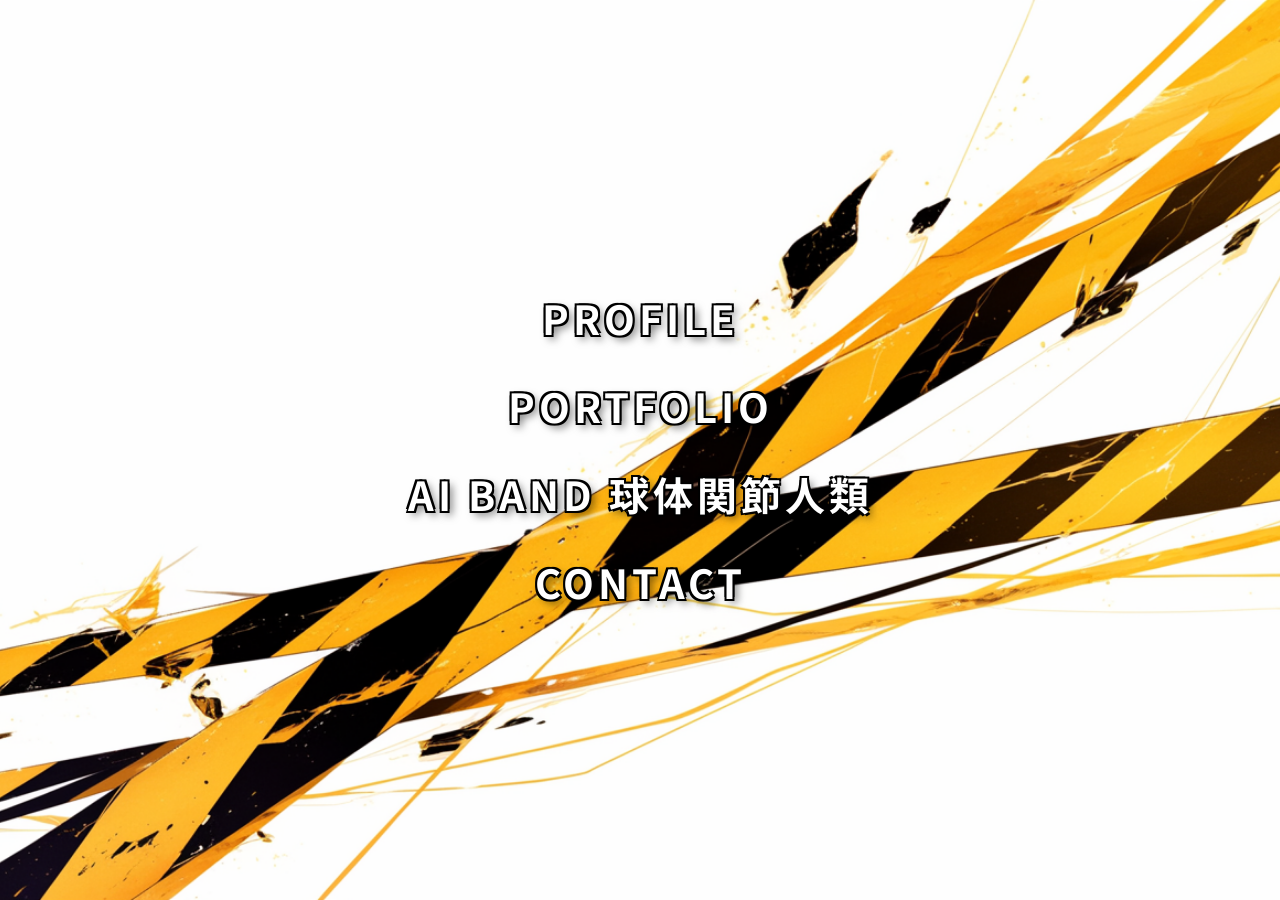
<file: index.html>
<!DOCTYPE html>
<html lang="ja">
<head>
    <meta charset="UTF-8">
    <meta name="viewport" content="width=device-width, initial-scale=1.0">
    <meta name="description" content="AIを活用して音楽・画像・映像を制作するUshizaruの公式プロフィール＆ポートフォリオサイト。">
    <meta property="og:type" content="website">
    <meta property="og:title" content="Ushizaru | Official Website">
    <meta property="og:description" content="AIクリエイターUshizaruのプロフィール、映像作品、AI BAND 球体関節人類の活動を紹介。">
    <meta name="twitter:card" content="summary">
    <title>Ushizaru | Top</title>
    <link rel="icon" href="img/profile.jpg">
    <link rel="apple-touch-icon" href="img/profile.jpg">
    <link rel="stylesheet" href="css/style.css">
    <style>
        body {
            background-image: url('img/top.png');
            background-size: cover;
            background-position: center;
            background-repeat: no-repeat;
            margin: 0;
            padding: 0;
            overflow: hidden;
        }
        .top-container {
            display: flex;
            flex-direction: column;
            justify-content: center;
            align-items: center;
            height: 100vh;
            gap: 1.5rem;
        }
        .top-link {
            font-size: 2.5rem;
            font-weight: bold;
            color: #ffffff;
            text-decoration: none;
            letter-spacing: 0.1em;
            transition: color 0.3s, transform 0.3s;
            text-shadow: 
                2px 2px 0 #000,
                -2px 2px 0 #000,
                2px -2px 0 #000,
                -2px -2px 0 #000,
                4px 4px 8px rgba(0,0,0,0.6);
        }
        .top-link:hover {
            color: #ffcc00;
            transform: scale(1.05);
        }
        
        /* スマホ向けの調整 */
        @media (max-width: 768px) {
            .top-link {
                font-size: 1.8rem;
                gap: 2.5rem;
            }
        }
    </style>
</head>
<body>
    <div class="top-container">
        <a href="profile.html" class="top-link">PROFILE</a>
        <a href="works.html" class="top-link">PORTFOLIO</a>
        <a href="band.html" class="top-link">AI BAND 球体関節人類</a>
        <a href="contact.html" class="top-link">CONTACT</a>
    </div>
</body>
</html>
</file>
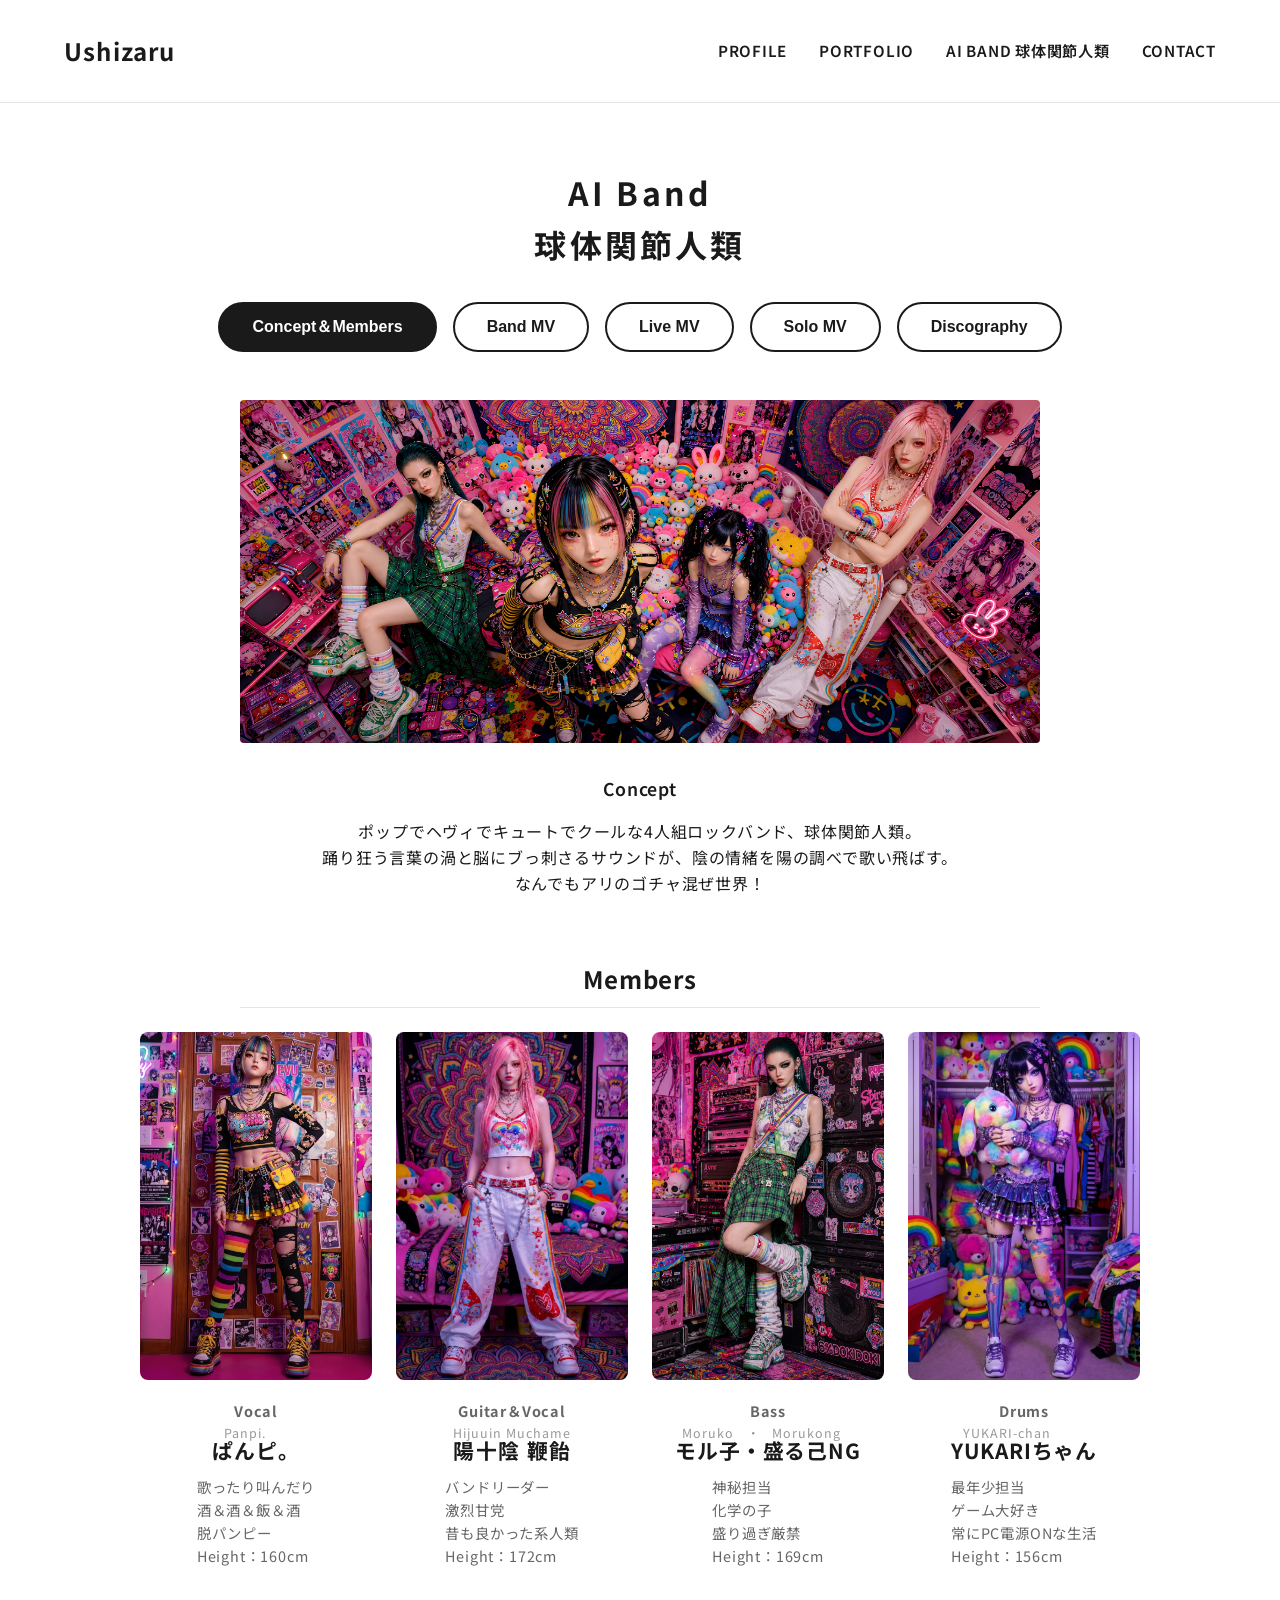
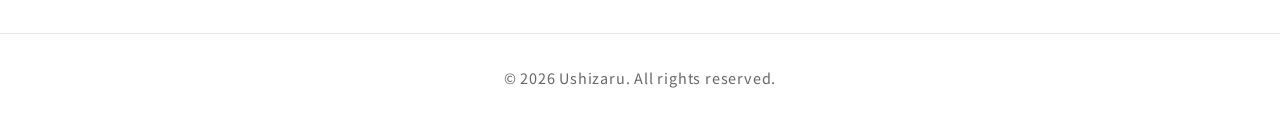
<file: band.html>
<!DOCTYPE html>
<html lang="ja">

<head>
    <meta charset="UTF-8">
    <meta name="viewport" content="width=device-width, initial-scale=1.0">
    <meta name="description" content="UshizaruによるAIロックバンド『球体関節人類』のメンバー、MV、ディスコグラフィーを紹介。">
    <meta property="og:type" content="website">
    <meta property="og:title" content="AI BAND 球体関節人類 | Ushizaru">
    <meta property="og:description" content="ポップでヘヴィでキュートでクールな4人組AIロックバンド、球体関節人類。">
    <meta name="twitter:card" content="summary">
    <title>Ushizaru | AI Band 球体関節人類</title>
    <link rel="icon" href="img/profile.jpg">
    <link rel="apple-touch-icon" href="img/profile.jpg">
    <link rel="stylesheet" href="css/style.css">
    <link rel="stylesheet" href="https://cdnjs.cloudflare.com/ajax/libs/font-awesome/6.5.2/css/all.min.css">
</head>

<body>
    <header>
        <div class="logo">
            <a href="index.html">Ushizaru</a>
        </div>
        <div class="hamburger" role="button" tabindex="0" aria-label="メニューを開く" aria-expanded="false" aria-controls="global-navigation">
            <span></span>
            <span></span>
            <span></span>
        </div>
        <nav id="global-navigation" aria-label="メインナビゲーション">
            <ul class="nav-menu">
                <li><a href="profile.html">Profile</a></li>
                <li><a href="works.html">Portfolio</a></li>
                <li><a href="band.html" aria-current="page">AI BAND 球体関節人類</a></li>
                <li><a href="contact.html">Contact</a></li>
            </ul>
        </nav>
    </header>

    <main>
        <h1 class="section-title">AI Band<br>球体関節人類</h1>

        <!-- タブボタン -->
        <div class="works-tabs" role="tablist" aria-label="球体関節人類のコンテンツ" style="margin-top: 2rem;">
            <button class="tab-btn active" type="button" role="tab" aria-selected="true" aria-controls="tab-concept" data-target="tab-concept">Concept＆Members</button>
            <button class="tab-btn" type="button" role="tab" aria-selected="false" aria-controls="tab-band-mv" data-target="tab-band-mv">Band MV</button>
            <button class="tab-btn" type="button" role="tab" aria-selected="false" aria-controls="tab-live-mv" data-target="tab-live-mv">Live MV</button>
            <button class="tab-btn" type="button" role="tab" aria-selected="false" aria-controls="tab-solo-mv" data-target="tab-solo-mv">Solo MV</button>
            <button class="tab-btn" type="button" role="tab" aria-selected="false" aria-controls="tab-discography" data-target="tab-discography">Discography</button>
        </div>

        <!-- Concept＆Members タブ -->
        <div id="tab-concept" class="tab-content active" role="tabpanel">
            <section class="band-hero">
                <!-- 球体関節人類の画像をここに入れてね -->
                <div class="band-image"
                    style="background-image: url('img/band.png'); background-size: cover; background-position: center;">
                </div>

                <div class="band-concept">
                    <p style="font-size: 1.1rem; margin-bottom: 1rem; font-weight: 600;">Concept</p>
                    <p>ポップでヘヴィでキュートでクールな4人組ロックバンド、球体関節人類。</p>
                    <p>踊り狂う言葉の渦と脳にブっ刺さるサウンドが、陰の情緒を陽の調べで歌い飛ばす。</p>
                    <p>なんでもアリのゴチャ混ぜ世界！</p>
                </div>
            </section>

            <!-- メンバー紹介などの追加セクション -->
            <h2
                style="margin-bottom: 1.5rem; text-align: center; border-bottom: 1px solid var(--border-color); padding-bottom: 0.5rem; max-width: 800px; margin-left: auto; margin-right: auto;">
                Members</h2>
            <div class="members-grid">
                <!-- メンバー1 -->
                <div class="member-card">
                    <img src="img/Vocal.jpg" alt="Vocal ぱんピ。" class="member-image" width="1696" height="2528" loading="lazy" decoding="async">
                    <div style="font-size: 0.9rem; color: #666; font-weight: bold; margin-bottom: 0.3rem;">Vocal</div>
                    <h3 style="margin-top: 0; margin-bottom: 0.5rem; font-size: 1.3rem;">
                        <ruby>ぱんピ。<rt style="font-size: 0.6em; color: #999; font-weight: normal; letter-spacing: 1px;">
                                Panpi.</rt></ruby>
                    </h3>
                    <p
                        style="font-size: 0.9rem; color: #666; text-align: left; line-height: 1.6; display: inline-block; margin: 0 auto;">
                        歌ったり叫んだり<br>
                        酒＆酒＆飯＆酒<br>
                        脱パンピー<br>
                        Height：160cm
                    </p>
                </div>
                <!-- メンバー2 -->
                <div class="member-card">
                    <img src="img/Guitar.jpg" alt="Guitar＆Vocal 陽十陰 鞭飴" class="member-image" width="1429" height="2144" loading="lazy" decoding="async">
                    <div style="font-size: 0.9rem; color: #666; font-weight: bold; margin-bottom: 0.3rem;">Guitar＆Vocal
                    </div>
                    <h3 style="margin-top: 0; margin-bottom: 0.5rem; font-size: 1.3rem;">
                        <ruby>陽十陰 鞭飴<rt
                                style="font-size: 0.6em; color: #999; font-weight: normal; letter-spacing: 1px;">
                                Hijuuin Muchame
                            </rt></ruby>
                    </h3>
                    <p
                        style="font-size: 0.9rem; color: #666; text-align: left; line-height: 1.6; display: inline-block; margin: 0 auto;">
                        バンドリーダー<br>
                        激烈甘党<br>
                        昔も良かった系人類<br>
                        Height：172cm
                    </p>
                </div>
                <!-- メンバー3 -->
                <div class="member-card">
                    <img src="img/Bass.jpg" alt="Bass モル子・盛る己NG" class="member-image" width="866" height="1298" loading="lazy" decoding="async">
                    <div style="font-size: 0.9rem; color: #666; font-weight: bold; margin-bottom: 0.3rem;">Bass</div>
                    <h3 style="margin-top: 0; margin-bottom: 0.5rem; font-size: 1.3rem;">
                        <ruby>モル子・盛る己NG<rt
                                style="font-size: 0.6em; color: #999; font-weight: normal; letter-spacing: 1px;">
                                Moruko・Morukong
                            </rt></ruby>
                    </h3>
                    <p
                        style="font-size: 0.9rem; color: #666; text-align: left; line-height: 1.6; display: inline-block; margin: 0 auto;">
                        神秘担当<br>
                        化学の子<br>
                        盛り過ぎ厳禁<br>
                        Height：169cm
                    </p>
                </div>
                <!-- メンバー4 -->
                <div class="member-card">
                    <img src="img/Drums.jpg" alt="Drums YUKARIちゃん" class="member-image" width="1363" height="2045" loading="lazy" decoding="async">
                    <div style="font-size: 0.9rem; color: #666; font-weight: bold; margin-bottom: 0.3rem;">Drums</div>
                    <h3 style="margin-top: 0; margin-bottom: 0.5rem; font-size: 1.3rem;">
                        <ruby>YUKARIちゃん<rt
                                style="font-size: 0.6em; color: #999; font-weight: normal; letter-spacing: 1px;">
                                YUKARI-chan
                            </rt></ruby>
                    </h3>
                    <p
                        style="font-size: 0.9rem; color: #666; text-align: left; line-height: 1.6; display: inline-block; margin: 0 auto;">
                        最年少担当<br>
                        ゲーム大好き<br>
                        常にPC電源ONな生活<br>
                        Height：156cm
                    </p>
                </div>
            </div>
        </div>

        <!-- Band MV タブ -->
        <div id="tab-band-mv" class="tab-content" role="tabpanel" hidden>
            <h2
                style="margin-bottom: 1.5rem; text-align: center; border-bottom: 1px solid var(--border-color); padding-bottom: 0.5rem; max-width: 800px; margin-left: auto; margin-right: auto;">
                Band MV
            </h2>
            <div class="works-grid" style="margin-bottom: 4rem;">
                <div class="work-item">
                    <div class="latest-badge">LATEST</div>
                    <div class="youtube-thumbnail" data-video-id="ZnunytN2Ge0"></div>
                    <h3 class="work-title" style="margin-top: 1rem; font-size: 1.1rem;">The Ultimate Heartwarming Story</h3>
                </div>
                <div class="work-item">
                    <div class="youtube-thumbnail" data-video-id="Zvtn9xEErIQ"></div>
                    <h3 class="work-title" style="margin-top: 1rem; font-size: 1.1rem;">暴露ニウム</h3>
                </div>
                <!-- 1 -->
                <div class="work-item">
                    <div class="youtube-thumbnail" data-video-id="AbqAYPVd82k"></div>
                    <h3 class="work-title" style="margin-top: 1rem; font-size: 1.1rem;">飴ちゃま舐めプ</h3>
                </div>
                <!-- 2 -->
                <div class="work-item">
                    <div class="youtube-thumbnail" data-video-id="E4r0-ktwaiE"></div>
                    <h3 class="work-title" style="margin-top: 1rem; font-size: 1.1rem;">LEUCISM</h3>
                </div>
                <!-- 3 -->
                <div class="work-item">
                    <div class="youtube-thumbnail" data-video-id="lj90clzRVlk"></div>
                    <h3 class="work-title" style="margin-top: 1rem; font-size: 1.1rem;">夕辱晒し</h3>
                </div>
                <!-- 4 -->
                <div class="work-item">
                    <div class="youtube-thumbnail" data-video-id="7z_bVMbMSkY"></div>
                    <h3 class="work-title" style="margin-top: 1rem; font-size: 1.1rem;">金切心中反吐咲百景娯身転生</h3>
                </div>
                <!-- 5 -->
                <div class="work-item">
                    <div class="youtube-thumbnail" data-video-id="CxeiDDTMzu4"></div>
                    <h3 class="work-title" style="margin-top: 1rem; font-size: 1.1rem;">理想郷中毒</h3>
                </div>
                <!-- 6 -->
                <div class="work-item">
                    <div class="youtube-thumbnail" data-video-id="qsTCOi7Ie20"></div>
                    <h3 class="work-title" style="margin-top: 1rem; font-size: 1.1rem;">ロンジテ・アンガーロジック</h3>
                </div>
                <!-- 7 -->
                <div class="work-item">
                    <div class="youtube-thumbnail" data-video-id="27Et01QdaZ0"></div>
                    <h3 class="work-title" style="margin-top: 1rem; font-size: 1.1rem;">染幸抗幸</h3>
                </div>
                <!-- 8 -->
                <div class="work-item">
                    <div class="youtube-thumbnail" data-video-id="pUdSDhgJJxk"></div>
                    <h3 class="work-title" style="margin-top: 1rem; font-size: 1.1rem;">水とサイダー。</h3>
                </div>
                <!-- 9 -->
                <div class="work-item">
                    <div class="youtube-thumbnail" data-video-id="qEmxkUplVJE"></div>
                    <h3 class="work-title" style="margin-top: 1rem; font-size: 1.1rem;">虚無っち</h3>
                </div>
                <!-- 10 -->
                <div class="work-item">
                    <div class="youtube-thumbnail" data-video-id="flZ5TppDbv8"></div>
                    <h3 class="work-title" style="margin-top: 1rem; font-size: 1.1rem;">TOKYO百連葬</h3>
                </div>
                <!-- 11 -->
                <div class="work-item">
                    <div class="youtube-thumbnail" data-video-id="aQLSv_ZT2CM"></div>
                    <h3 class="work-title" style="margin-top: 1rem; font-size: 1.1rem;">FACIAL SADISM</h3>
                </div>
                <!-- 12 -->
                <div class="work-item">
                    <div class="youtube-thumbnail" data-video-id="zBiKCivqgqY"></div>
                    <h3 class="work-title" style="margin-top: 1rem; font-size: 1.1rem;">弩・ドールハウス</h3>
                </div>
                <!-- 13 -->
                <div class="work-item">
                    <div class="youtube-thumbnail" data-video-id="CE_X6Upo-Lg"></div>
                    <h3 class="work-title" style="margin-top: 1rem; font-size: 1.1rem;">真理 on ネット-MARIONETTE-</h3>
                </div>
                <!-- 14 -->
                <div class="work-item">
                    <div class="youtube-thumbnail" data-video-id="Fg58PLaucBs"></div>
                    <h3 class="work-title" style="margin-top: 1rem; font-size: 1.1rem;">天棄予報</h3>
                </div>
                <!-- 15 -->
                <div class="work-item">
                    <div class="youtube-thumbnail" data-video-id="m--IU5EXL2I"></div>
                    <h3 class="work-title" style="margin-top: 1rem; font-size: 1.1rem;">好Kick！</h3>
                </div>
                <!-- 16 -->
                <div class="work-item">
                    <div class="youtube-thumbnail" data-video-id="s--e0oDsD2E"></div>
                    <h3 class="work-title" style="margin-top: 1rem; font-size: 1.1rem;">公然加虐DISGUST</h3>
                </div>
                <!-- 17 -->
                <div class="work-item">
                    <div class="youtube-thumbnail" data-video-id="Iwad5uvwRS4"></div>
                    <h3 class="work-title" style="margin-top: 1rem; font-size: 1.1rem;">幸害</h3>
                </div>
                <!-- 18 -->
                <div class="work-item">
                    <div class="youtube-thumbnail" data-video-id="NyTBk6dZ0Lc"></div>
                    <h3 class="work-title" style="margin-top: 1rem; font-size: 1.1rem;">ハッピー♡パピルス攻撃</h3>
                </div>
            </div>
        </div>

        <!-- Live MV タブ -->
        <div id="tab-live-mv" class="tab-content" role="tabpanel" hidden>
            <h2
                style="margin-bottom: 1.5rem; text-align: center; border-bottom: 1px solid var(--border-color); padding-bottom: 0.5rem; max-width: 800px; margin-left: auto; margin-right: auto;">
                Live MV
            </h2>
            <div class="works-grid" style="margin-bottom: 4rem;">
                <div class="work-item">
                    <div class="latest-badge">LATEST</div>
                    <div class="youtube-thumbnail" data-video-id="S5ZJ6lk4JBU"></div>
                    <h3 class="work-title" style="margin-top: 1rem; font-size: 1.1rem;">真理 on ネット-MARIONETTE-<br>Live at AI Music Showcase</h3>
                </div>
                <div class="work-item">
                    <div class="youtube-thumbnail" data-video-id="ov3htMtxF-4"></div>
                    <h3 class="work-title" style="margin-top: 1rem; font-size: 1.1rem;">理想郷中毒<br>Live at AI Music Showcase</h3>
                </div>
                <div class="work-item">
                    <div class="youtube-thumbnail" data-video-id="AKvztmyL7lQ"></div>
                    <h3 class="work-title" style="margin-top: 1rem; font-size: 1.1rem;">真理 on ネット-MARIONETTE-<br>Live at AI Spring FES 2026</h3>
                </div>
            </div>
        </div>

        <!-- Solo MV タブ -->
        <div id="tab-solo-mv" class="tab-content" role="tabpanel" hidden>
            <h2
                style="margin-bottom: 1.5rem; text-align: center; border-bottom: 1px solid var(--border-color); padding-bottom: 0.5rem; max-width: 800px; margin-left: auto; margin-right: auto;">
                Solo MV
            </h2>
            <div class="works-grid" style="margin-bottom: 4rem;">
                <!-- 1 -->
                <div class="work-item">
                    <div class="latest-badge">LATEST</div>
                    <div class="youtube-thumbnail" data-video-id="f3RwBC55DAI"></div>
                    <h3 class="work-title" style="margin-top: 1rem; font-size: 1.1rem;">Poppin' FAN Shooter</h3>
                </div>
                <div class="work-item">
                    <div class="youtube-thumbnail" data-video-id="PFSzWEXIK48"></div>
                    <h3 class="work-title" style="margin-top: 1rem; font-size: 1.1rem;">介錯異っ血♡えくすキュン死ょなー！！</h3>
                </div>
                <!-- 2 -->
                <div class="work-item">
                    <div class="youtube-thumbnail" data-video-id="9FZiJ4tY6hM"></div>
                    <h3 class="work-title" style="margin-top: 1rem; font-size: 1.1rem;">暴きゅん♡他愛乱闘</h3>
                </div>
                <!-- 3 -->
                <div class="work-item">
                    <div class="youtube-thumbnail" data-video-id="NsWInCoyZQw"></div>
                    <h3 class="work-title" style="margin-top: 1rem; font-size: 1.1rem;">疑次元sin世界</h3>
                </div>
                <!-- 4 -->
                <div class="work-item">
                    <div class="youtube-thumbnail" data-video-id="GPgui5dxl4E"></div>
                    <h3 class="work-title" style="margin-top: 1rem; font-size: 1.1rem;">VESWIANIA</h3>
                </div>
                <!-- 5 -->
                <div class="work-item">
                    <div class="youtube-thumbnail" data-video-id="AJ6N-JhRSpk"></div>
                    <h3 class="work-title" style="margin-top: 1rem; font-size: 1.1rem;">斑に薄紅</h3>
                </div>
                <!-- 6 -->
                <div class="work-item">
                    <div class="youtube-thumbnail" data-video-id="ukobfkgOa4o"></div>
                    <h3 class="work-title" style="margin-top: 1rem; font-size: 1.1rem;">やみしゅき♡堕chu獄♡ぶろっく</h3>
                </div>
                <!-- 7 -->
                <div class="work-item">
                    <div class="youtube-thumbnail" data-video-id="N46IPtscfzo"></div>
                    <h3 class="work-title" style="margin-top: 1rem; font-size: 1.1rem;">仮想エネミーネブライザー</h3>
                </div>
                <!-- 8 -->
                <div class="work-item">
                    <div class="youtube-thumbnail" data-video-id="A8GAvv8Zxw0"></div>
                    <h3 class="work-title" style="margin-top: 1rem; font-size: 1.1rem;">NETHIS SHRAGOR</h3>
                </div>
                <!-- 9 -->
                <div class="work-item">
                    <div class="youtube-thumbnail" data-video-id="DgG_gHiGgDU"></div>
                    <h3 class="work-title" style="margin-top: 1rem; font-size: 1.1rem;">鋼、幻に鳴り</h3>
                </div>
            </div>
        </div>

        <!-- Discography タブ -->
        <div id="tab-discography" class="tab-content" role="tabpanel" hidden>
            <h2
                style="margin-bottom: 1.5rem; text-align: center; border-bottom: 1px solid var(--border-color); padding-bottom: 0.5rem; max-width: 800px; margin-left: auto; margin-right: auto;">
                Discography
            </h2>

            <div style="max-width: 800px; margin: 0 auto 2rem auto; display: flex; flex-wrap: wrap; gap: 3rem; align-items: stretch;">
                <div style="flex: 1 1 300px; text-align: center; display: flex; align-items: center; justify-content: center;">
                    <img src="img/2nd_album.jpg" alt="2nd Album 暴丼 -ABADDON-" width="1200" height="1200" loading="lazy" decoding="async" style="width: 100%; height: auto; max-width: 350px; border-radius: 8px; box-shadow: 0 4px 15px rgba(0,0,0,0.2);">
                </div>

                <div style="flex: 1 1 300px; display: flex; flex-direction: column; justify-content: space-between;">
                    <div>
                        <div style="font-weight: bold; color: var(--accent-color); margin-bottom: 0.3rem; letter-spacing: 1px; font-size: 0.9rem;">2nd Digital Album</div>
                        <h3 style="font-size: 1.8rem; margin-top: 0; margin-bottom: 0.8rem;">暴丼 -ABADDON-</h3>
                        <h4 style="font-size: 1rem; border-bottom: 1px solid var(--border-color); padding-bottom: 0.2rem; margin-bottom: 0.5rem; margin-top: 0;">Track List</h4>
                    </div>

                    <ol style="padding-left: 1.5rem; margin: 0; font-size: 0.95rem; color: var(--text-color); display: flex; flex-direction: column; justify-content: space-between; flex-grow: 1;">
                        <li>暴露ニウム</li>
                        <li>ロンジテ・アンガーロジック</li>
                        <li>LEUCISM</li>
                        <li>介錯異っ血♡えくすキュン死ょなー！！</li>
                        <li>理想郷中毒</li>
                        <li>金切心中反吐咲百景娯身転生</li>
                        <li>ダイナマイト☆超☆ファンダメンタリズム</li>
                        <li>夕辱晒し</li>
                        <li>The Ultimate Heartwarming Story</li>
                        <li>天棄予報</li>
                    </ol>
                </div>
            </div>

            <div style="max-width: 800px; margin: 0 auto 4rem auto; text-align: center;">
                <h4 style="font-size: 1.1rem; border-bottom: 1px solid var(--border-color); padding-bottom: 0.3rem; margin-bottom: 1.5rem; display: inline-block; padding-left: 2rem; padding-right: 2rem;">Streaming</h4>
                <div style="display: flex; gap: 1rem; flex-wrap: wrap; justify-content: center;">
                    <a href="https://open.spotify.com/intl-ja/album/7qiliv5NhYTsLMYbDIB3Pr" target="_blank" rel="noopener noreferrer" style="display: inline-flex; align-items: center; gap: 0.5rem; background: #1DB954; color: white; padding: 0.8rem 1.5rem; border-radius: 30px; text-decoration: none; font-weight: bold; transition: opacity 0.3s; cursor: pointer;">
                        <i class="fa-brands fa-spotify" style="font-size: 1.2rem;"></i> Spotify
                    </a>
                </div>
            </div>
            
            <div style="max-width: 800px; margin: 0 auto 2rem auto; display: flex; flex-wrap: wrap; gap: 3rem; align-items: stretch;">
                <!-- 左側：ジャケット画像 -->
                <div style="flex: 1 1 300px; text-align: center; display: flex; align-items: center; justify-content: center;">
                    <img src="img/1st_album.jpg" alt="1st Album 球体関節世界" width="2048" height="2048" loading="lazy" decoding="async" style="width: 100%; height: auto; max-width: 350px; border-radius: 8px; box-shadow: 0 4px 15px rgba(0,0,0,0.2);">
                </div>
                
                <!-- 右側：アルバム情報 -->
                <div style="flex: 1 1 300px; display: flex; flex-direction: column; justify-content: space-between;">
                    <div>
                        <div style="font-weight: bold; color: var(--accent-color); margin-bottom: 0.3rem; letter-spacing: 1px; font-size: 0.9rem;">1st Digital Album</div>
                        <h3 style="font-size: 1.8rem; margin-top: 0; margin-bottom: 0.8rem;">球体関節世界</h3>
                        <h4 style="font-size: 1rem; border-bottom: 1px solid var(--border-color); padding-bottom: 0.2rem; margin-bottom: 0.5rem; margin-top: 0;">Track List</h4>
                    </div>
                    
                    <ol style="padding-left: 1.5rem; margin: 0; font-size: 0.95rem; color: var(--text-color); display: flex; flex-direction: column; justify-content: space-between; flex-grow: 1;">
                        <li>真理 on ネット-MARIONETTE-</li>
                        <li>弩・ドールハウス</li>
                        <li>FACIAL SADISM</li>
                        <li>虚無っち</li>
                        <li>公然加虐DISGUST</li>
                        <li>幸害</li>
                        <li>ハッピー♡パピルス攻撃</li>
                        <li>染幸抗幸</li>
                        <li>TOKYO百連葬</li>
                        <li>好Kick！</li>
                    </ol>
                </div>
            </div>

            <!-- Streaming リンク -->
            <div style="max-width: 800px; margin: 0 auto 4rem auto; text-align: center;">
                <h4 style="font-size: 1.1rem; border-bottom: 1px solid var(--border-color); padding-bottom: 0.3rem; margin-bottom: 1.5rem; display: inline-block; padding-left: 2rem; padding-right: 2rem;">Streaming</h4>
                <div style="display: flex; gap: 1rem; flex-wrap: wrap; justify-content: center;">
                    <a href="https://open.spotify.com/intl-ja/album/6JpX0TifDJqMHod8PRJI2B" target="_blank" rel="noopener noreferrer" style="display: inline-flex; align-items: center; gap: 0.5rem; background: #1DB954; color: white; padding: 0.8rem 1.5rem; border-radius: 30px; text-decoration: none; font-weight: bold; transition: opacity 0.3s; cursor: pointer;">
                        <i class="fa-brands fa-spotify" style="font-size: 1.2rem;"></i> Spotify
                    </a>
                </div>
            </div>
        </div>

    </main>

    <footer>
        <p>&copy; 2026 Ushizaru. All rights reserved.</p>
    </footer>

    <script src="js/main.js"></script>
</body>

</html>
</file>
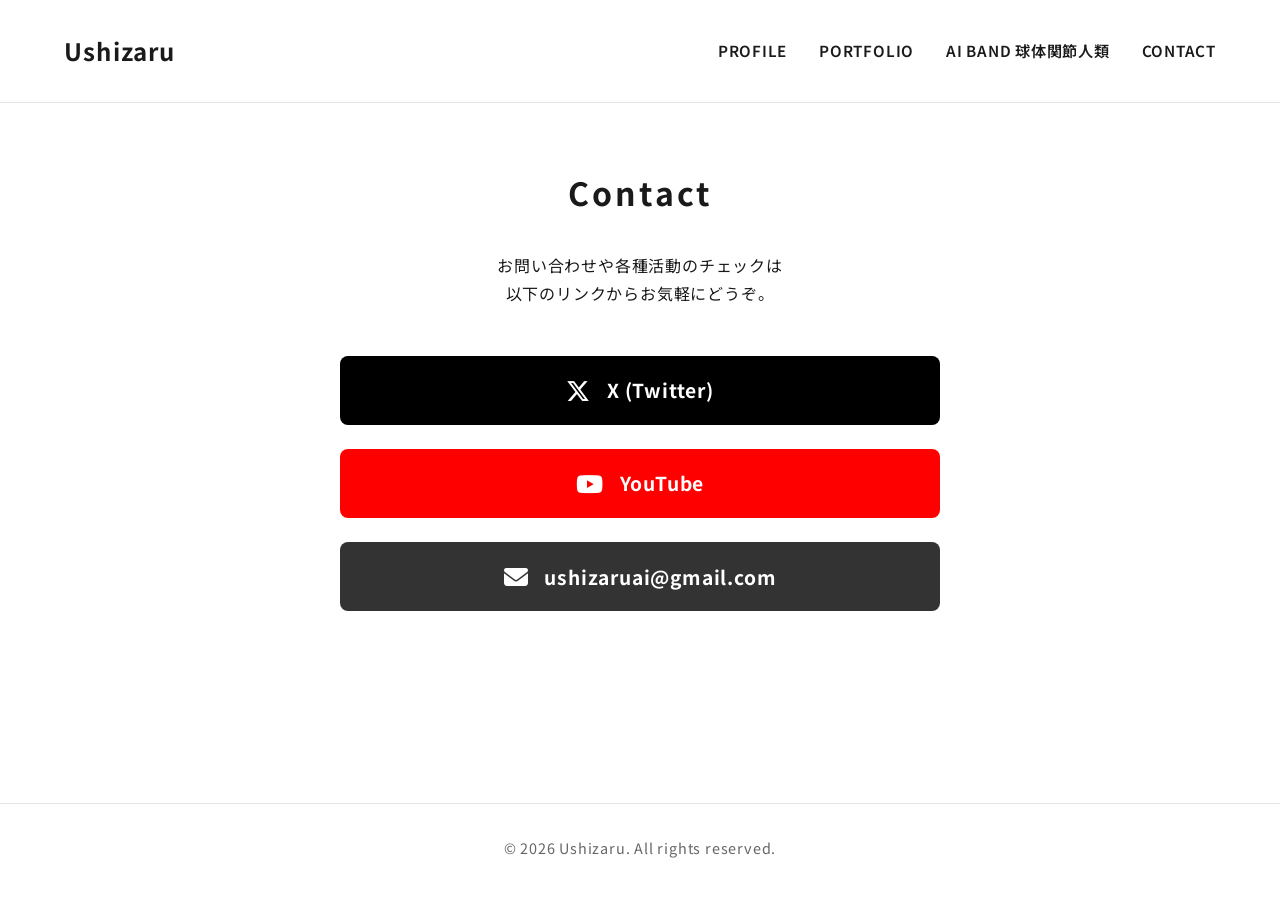
<file: contact.html>
<!DOCTYPE html>
<html lang="ja">

<head>
    <meta charset="UTF-8">
    <meta name="viewport" content="width=device-width, initial-scale=1.0">
    <meta name="description" content="Ushizaruへのお問い合わせ、X、YouTubeの公式リンク。">
    <meta property="og:type" content="website">
    <meta property="og:title" content="Contact | Ushizaru">
    <meta property="og:description" content="Ushizaruへのお問い合わせと公式SNSリンク。">
    <meta name="twitter:card" content="summary">
    <title>Ushizaru | Contact</title>
    <link rel="icon" href="img/profile.jpg">
    <link rel="apple-touch-icon" href="img/profile.jpg">
    <link rel="stylesheet" href="css/style.css">
    <link rel="stylesheet" href="https://cdnjs.cloudflare.com/ajax/libs/font-awesome/6.5.2/css/all.min.css">
</head>

<body>
    <header>
        <div class="logo">
            <a href="index.html">Ushizaru</a>
        </div>
        <div class="hamburger" role="button" tabindex="0" aria-label="メニューを開く" aria-expanded="false" aria-controls="global-navigation">
            <span></span>
            <span></span>
            <span></span>
        </div>
        <nav id="global-navigation" aria-label="メインナビゲーション">
            <ul class="nav-menu">
                <li><a href="profile.html">Profile</a></li>
                <li><a href="works.html">Portfolio</a></li>
                <li><a href="band.html">AI BAND 球体関節人類</a></li>
                <li><a href="contact.html" aria-current="page">Contact</a></li>
            </ul>
        </nav>
    </header>

    <main>
        <h1 class="section-title">Contact</h1>

        <div class="contact-container" style="max-width: 600px; margin: 0 auto; text-align: center;">
            <p style="margin-bottom: 3rem; color: var(--text-color); line-height: 1.8;">
                お問い合わせや各種活動のチェックは<br>以下のリンクからお気軽にどうぞ。
            </p>

            <div style="display: flex; flex-direction: column; gap: 1.5rem; margin-bottom: 4rem;">
                <a href="https://x.com/Ushizaru_LAB" target="_blank" rel="noopener noreferrer"
                    style="display: flex; align-items: center; justify-content: center; gap: 1rem; background-color: var(--accent-color); color: var(--bg-color); padding: 1.2rem; border-radius: 8px; text-decoration: none; font-size: 1.2rem; font-weight: bold; transition: opacity 0.3s;">
                    <i class="fa-brands fa-x-twitter" style="font-size: 1.5rem;"></i> X (Twitter)
                </a>

                <a href="https://www.youtube.com/@Ushizaru-il2sw" target="_blank" rel="noopener noreferrer"
                    style="display: flex; align-items: center; justify-content: center; gap: 1rem; background-color: #FF0000; color: white; padding: 1.2rem; border-radius: 8px; text-decoration: none; font-size: 1.2rem; font-weight: bold; transition: opacity 0.3s;">
                    <i class="fa-brands fa-youtube" style="font-size: 1.5rem;"></i> YouTube
                </a>

                <a href="mailto:ushizaruai@gmail.com"
                    style="display: flex; align-items: center; justify-content: center; gap: 1rem; background-color: #333; color: white; padding: 1.2rem; border-radius: 8px; text-decoration: none; font-size: 1.2rem; font-weight: bold; transition: opacity 0.3s;">
                    <i class="fa-solid fa-envelope" style="font-size: 1.5rem;"></i> ushizaruai@gmail.com
                </a>
            </div>
        </div>
    </main>

    <footer>
        <p>&copy; 2026 Ushizaru. All rights reserved.</p>
    </footer>

    <script src="js/main.js"></script>
</body>

</html>
</file>
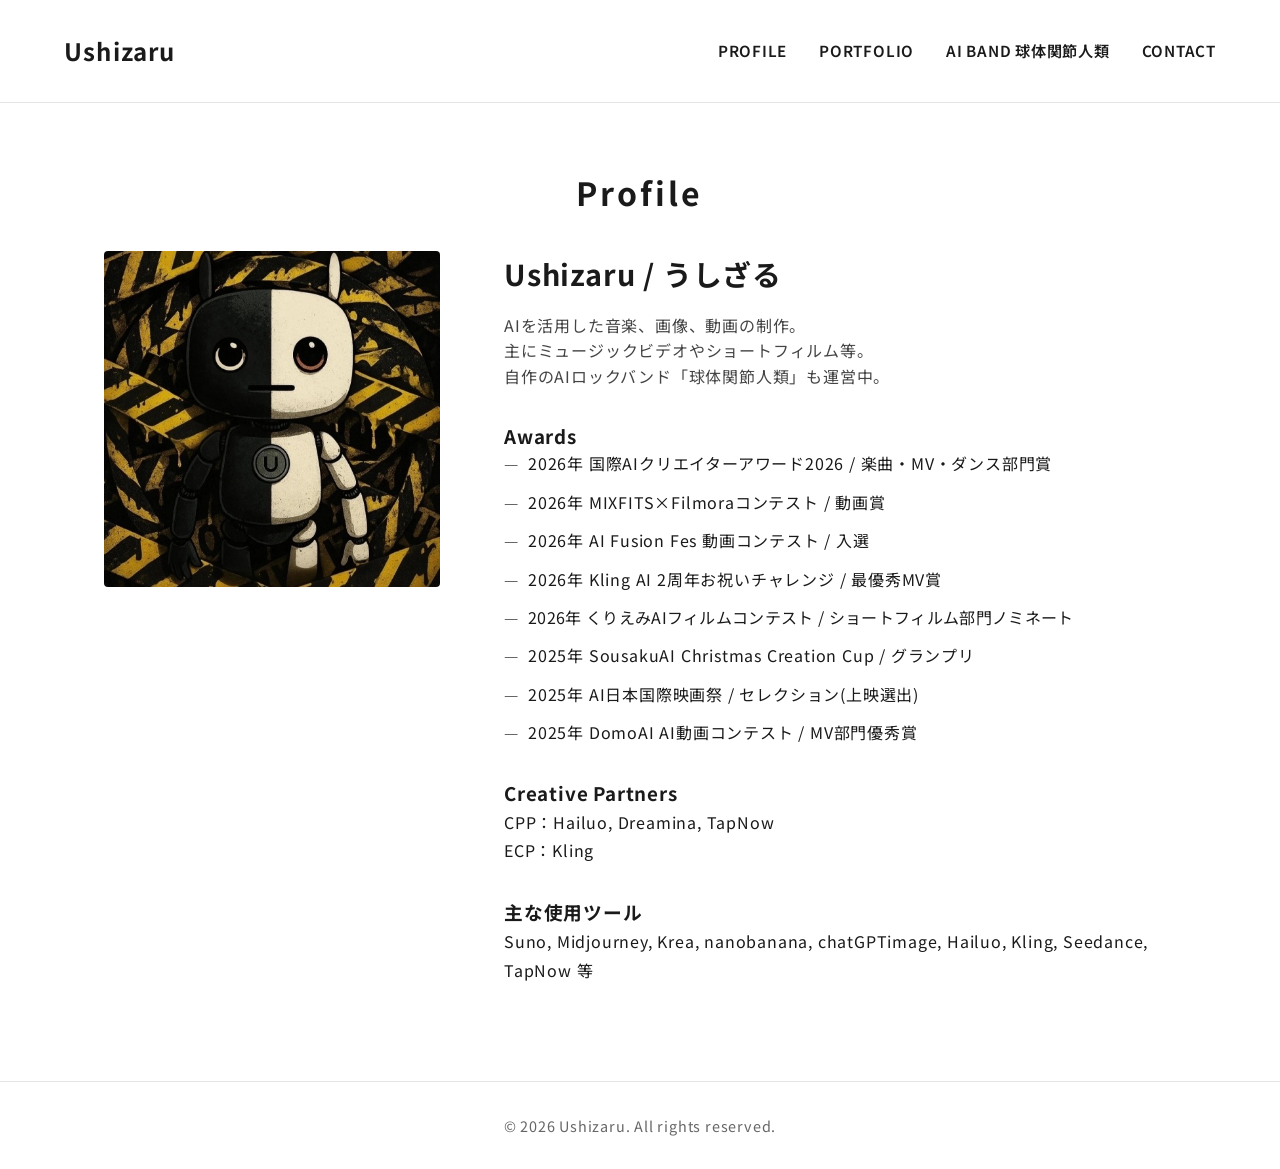
<file: profile.html>
<!DOCTYPE html>
<html lang="ja">

<head>
    <meta charset="UTF-8">
    <meta name="viewport" content="width=device-width, initial-scale=1.0">
    <meta name="description" content="AIクリエイターUshizaruのプロフィール、受賞歴、制作環境を紹介。">
    <meta property="og:type" content="profile">
    <meta property="og:title" content="Profile | Ushizaru">
    <meta property="og:description" content="AIを活用した音楽・画像・映像制作を行うUshizaruのプロフィール。">
    <meta name="twitter:card" content="summary">
    <title>Ushizaru | Profile</title>
    <link rel="icon" href="img/profile.jpg">
    <link rel="apple-touch-icon" href="img/profile.jpg">
    <link rel="stylesheet" href="css/style.css">
    <!-- FontAwesome for icons -->
    <link rel="stylesheet" href="https://cdnjs.cloudflare.com/ajax/libs/font-awesome/6.5.2/css/all.min.css">
</head>

<body>
    <header>
        <div class="logo">
            <a href="index.html">Ushizaru</a>
        </div>
        <div class="hamburger" role="button" tabindex="0" aria-label="メニューを開く" aria-expanded="false" aria-controls="global-navigation">
            <span></span>
            <span></span>
            <span></span>
        </div>
        <nav id="global-navigation" aria-label="メインナビゲーション">
            <ul class="nav-menu">
                <li><a href="profile.html" aria-current="page">Profile</a></li>
                <li><a href="works.html">Portfolio</a></li>
                <li><a href="band.html">AI BAND 球体関節人類</a></li>
                <li><a href="contact.html">Contact</a></li>
            </ul>
        </nav>
    </header>

    <main>
        <h1 class="section-title">Profile</h1>

        <section class="profile-section">
            <div class="profile-image">
                <!-- プロフィール画像のパスをここに入れてね (例: src="img/profile.jpg") -->
                <img src="img/profile.jpg" alt="Ushizaruのプロフィール写真" width="512" height="512" decoding="async">
            </div>

            <div class="profile-info">
                <h2 class="profile-name">Ushizaru / うしざる</h2>
                <div class="profile-bio">
                    <p>AIを活用した音楽、画像、動画の制作。</p>
                    <p>主にミュージックビデオやショートフィルム等。</p>
                    <p>自作のAIロックバンド「球体関節人類」も運営中。</p>
                </div>

                <h3>Awards</h3>
                <ul class="achievement-list" style="margin-bottom: 2rem;">
                    <!-- 新しい実績はこの下に追加していってね -->
                    <li>2026年 国際AIクリエイターアワード2026 / 楽曲・MV・ダンス部門賞</li>
                    <li>2026年 MIXFITS×Filmoraコンテスト / 動画賞</li>
                    <li>2026年 AI Fusion Fes 動画コンテスト / 入選</li>
                    <li>2026年 Kling AI 2周年お祝いチャレンジ / 最優秀MV賞</li>
                    <li class="award-compact">2026年 くりえみAIフィルムコンテスト / ショートフィルム部門ノミネート</li>
                    <li>2025年 SousakuAI Christmas Creation Cup / グランプリ</li>
                    <li>2025年 AI日本国際映画祭 / セレクション(上映選出)</li>
                    <li>2025年 DomoAI AI動画コンテスト / MV部門優秀賞</li>
                </ul>

                <h3>Creative Partners</h3>
                <div style="margin-bottom: 2rem; line-height: 1.8;">
                    <p>CPP：Hailuo, Dreamina, TapNow</p>
                    <p>ECP：Kling</p>
                </div>

                <h3>主な使用ツール</h3>
                <div style="margin-bottom: 2rem; line-height: 1.8;">
                    <p>Suno, Midjourney, Krea, nanobanana, chatGPTimage, Hailuo, Kling, Seedance, TapNow 等</p>
                </div>
            </div>
        </section>
    </main>

    <footer>
        <p>&copy; 2026 Ushizaru. All rights reserved.</p>
    </footer>

    <script src="js/main.js"></script>
</body>

</html>
</file>
<file: css/style.css>
@import url('https://fonts.googleapis.com/css2?family=Inter:wght@400;600&family=Noto+Sans+JP:wght@400;500;700&display=swap');

:root {
  --bg-color: #ffffff;
  --text-color: #1a1a1a;
  --accent-color: #000000;
  --border-color: #e5e5e5;
  --hover-color: #666666;
}

* {
  margin: 0;
  padding: 0;
  box-sizing: border-box;
}

body {
  font-family: "Yu Gothic Medium", "游ゴシック Medium", YuGothic, "游ゴシック体", "Noto Sans JP", sans-serif;
  background-color: var(--bg-color);
  color: var(--text-color);
  line-height: 1.6;
  font-size: 16px;
  letter-spacing: 0.05em;
}

a {
  color: var(--text-color);
  text-decoration: none;
  transition: color 0.3s ease;
}

a:hover {
  color: var(--hover-color);
}

:focus-visible {
  outline: 3px solid #ffcc00;
  outline-offset: 3px;
}

body.menu-open,
body.modal-open {
  overflow: hidden;
}

/* Header & Navigation */
header {
  padding: 2rem 5%;
  display: flex;
  justify-content: space-between;
  align-items: center;
  border-bottom: 1px solid var(--border-color);
  background-color: var(--bg-color);
  position: sticky;
  top: 0;
  z-index: 100;
}

.logo a {
  font-size: 1.5rem;
  font-weight: 700;
  letter-spacing: 0.05em;
}

.nav-menu {
  display: flex;
  list-style: none;
  gap: 2rem;
}

.nav-menu li a {
  font-weight: 600;
  font-size: 0.95rem;
  text-transform: uppercase;
  letter-spacing: 0.05em;
}

/* Hamburger Menu (Mobile) */
.hamburger {
  display: none;
  cursor: pointer;
  flex-direction: column;
  gap: 5px;
  z-index: 1000;
  position: relative;
}

.hamburger:focus-visible {
  border-radius: 2px;
}

.hamburger span {
  display: block;
  width: 25px;
  height: 2px;
  background-color: var(--text-color);
  transition: all 0.3s ease;
}

/* Main Content */
main {
  padding: 4rem 5%;
  max-width: 1200px;
  margin: 0 auto;
  min-height: calc(100vh - 200px);
}

.section-title {
  font-size: 2rem;
  margin-bottom: 2rem;
  text-align: center;
  font-weight: 700;
  letter-spacing: 0.1em;
}

/* Profile Section */
.profile-section {
  display: flex;
  gap: 4rem;
  align-items: flex-start;
  margin-top: 2rem;
}

.profile-image {
  flex: 1;
  max-width: 400px;
}

.profile-image img {
  width: 100%;
  height: auto;
  aspect-ratio: 1/1;
  object-fit: cover;
  background-color: #f0f0f0;
  border-radius: 4px;
}

.profile-info {
  flex: 2;
}

.profile-name {
  font-size: 1.8rem;
  margin-bottom: 1rem;
}

.profile-bio {
  margin-bottom: 2rem;
  color: #444;
}

.achievement-list {
  list-style: none;
}

.achievement-list li {
  margin-bottom: 0.8rem;
  padding-left: 1.5rem;
  position: relative;
}

.achievement-list li::before {
  content: "—";
  position: absolute;
  left: 0;
  color: var(--hover-color);
}

.achievement-list .award-compact {
  letter-spacing: 0.02em;
  white-space: nowrap;
}

/* Works Gallery */
.works-grid {
  display: grid;
  grid-template-columns: repeat(auto-fill, minmax(380px, 1fr));
  gap: 2rem;
  margin-top: 2rem;
}

.work-item {
  border: 1px solid var(--border-color);
  padding: 1rem;
  border-radius: 4px;
  transition: transform 0.3s ease;
  position: relative;
}

.latest-badge {
  position: absolute;
  top: 1rem;
  left: 1rem;
  background-color: #e60012;
  color: #fff;
  padding: 0.3rem 0.8rem;
  font-size: 0.8rem;
  font-weight: bold;
  border-radius: 4px 0 8px 0;
  z-index: 10;
  pointer-events: none;
  letter-spacing: 1px;
  box-shadow: 2px 2px 5px rgba(0,0,0,0.3);
}

.work-item:hover {
  transform: translateY(-5px);
}

.work-placeholder {
  width: 100%;
  aspect-ratio: 16/9;
  background-color: #f0f0f0;
  display: flex;
  align-items: center;
  justify-content: center;
  color: #999;
  margin-bottom: 1rem;
  border-radius: 2px;
}

.work-title {
  font-size: 1.2rem;
  margin-bottom: 0.5rem;
}

.work-desc {
  font-size: 0.9rem;
  color: #666;
}

/* Band Section */
.band-hero {
  text-align: center;
  margin-bottom: 4rem;
}

.band-image {
  width: 100%;
  max-width: 800px;
  aspect-ratio: 21/9;
  background-color: #f0f0f0;
  margin: 0 auto 2rem;
  display: flex;
  align-items: center;
  justify-content: center;
  color: #999;
  border-radius: 4px;
}

.band-concept {
  max-width: 800px;
  margin: 0 auto 3rem;
  text-align: center;
}

/* Contact Form */
.contact-container {
  max-width: 600px;
  margin: 0 auto;
}

.sns-links {
  display: flex;
  justify-content: center;
  gap: 1.5rem;
  margin-bottom: 3rem;
}

.sns-links a {
  font-size: 1.1rem;
  padding: 0.5rem 1rem;
  border: 1px solid var(--border-color);
  border-radius: 4px;
}

.sns-links a:hover {
  background-color: var(--accent-color);
  color: var(--bg-color);
}

.form-group {
  margin-bottom: 1.5rem;
}

.form-group label {
  display: block;
  margin-bottom: 0.5rem;
  font-weight: 600;
}

.form-group input,
.form-group textarea {
  width: 100%;
  padding: 0.8rem;
  border: 1px solid var(--border-color);
  border-radius: 4px;
  font-family: inherit;
  font-size: 1rem;
}

.form-group textarea {
  resize: vertical;
  min-height: 150px;
}

.submit-btn {
  background-color: var(--accent-color);
  color: var(--bg-color);
  border: none;
  padding: 1rem 2rem;
  font-size: 1rem;
  font-weight: 600;
  cursor: pointer;
  border-radius: 4px;
  width: 100%;
  transition: background-color 0.3s ease;
}

.submit-btn:hover {
  background-color: var(--hover-color);
}

/* YouTube Thumbnail & Modal */
.youtube-thumbnail {
  position: relative;
  width: 100%;
  padding-top: 56.25%; /* 16:9 Aspect Ratio */
  background-color: #000;
  cursor: pointer;
  border-radius: 4px;
  overflow: hidden;
  margin-bottom: 1rem;
}

.youtube-thumbnail img {
  position: absolute;
  top: 0;
  left: 0;
  width: 100%;
  height: 100%;
  object-fit: cover;
  opacity: 0.7;
  transition: opacity 0.3s ease;
}

.youtube-thumbnail:hover img {
  opacity: 1;
}

/* 縦動画も一覧では同じ16:9枠に収め、サムネイル全体を表示する */
.youtube-thumbnail-portrait img {
  object-fit: contain;
}

/* Play Icon Overlay */
.youtube-thumbnail::after {
  content: '\f144'; /* FontAwesome play-circle icon */
  font-family: 'Font Awesome 6 Free';
  font-weight: 900;
  position: absolute;
  top: 50%;
  left: 50%;
  transform: translate(-50%, -50%);
  font-size: 4rem;
  color: rgba(255, 255, 255, 0.9);
  transition: color 0.3s ease;
  pointer-events: none; /* Prevents icon from blocking clicks */
}

.youtube-thumbnail:hover::after {
  color: #ff0000; /* YouTube Red on hover */
}

/* Video Modal */
.video-modal {
  display: none; /* Hidden by default */
  position: fixed;
  top: 0;
  left: 0;
  width: 100vw;
  height: 100vh;
  background-color: rgba(0, 0, 0, 0.9); /* Dark background */
  z-index: 1000;
  justify-content: center;
  align-items: center;
}

.video-modal.active {
  display: flex; /* Show when active */
}

.video-modal-content {
  position: relative;
  width: 90%;
  max-width: 1000px;
  aspect-ratio: 16/9;
  background-color: #000;
  border-radius: 8px;
  box-shadow: 0 10px 30px rgba(0,0,0,0.5);
}

.video-modal-content iframe {
  width: 100%;
  height: 100%;
  border-radius: 8px;
}

/* 縦動画は画面の高さと閉じるボタンの余白を確保して表示する */
.video-modal-portrait .video-modal-content {
  width: min(90vw, 420px, calc((100vh - 96px) * 0.5625));
  width: min(90vw, 420px, calc((100dvh - 96px) * 0.5625));
  aspect-ratio: 9/16;
}

.video-modal-close {
  position: absolute;
  top: -40px;
  right: 0;
  color: #fff;
  font-size: 2rem;
  cursor: pointer;
  background: none;
  border: none;
}

.video-modal-close:hover {
  color: #ccc;
}

/* Footer */
footer {
  text-align: center;
  padding: 2rem;
  border-top: 1px solid var(--border-color);
  font-size: 0.9rem;
  color: #666;
}

/* Works Tabs */
.works-tabs {
  display: flex;
  justify-content: center;
  gap: 1rem;
  margin-bottom: 3rem;
  flex-wrap: wrap;
}

.tab-btn {
  padding: 0.8rem 2rem;
  font-size: 1rem;
  font-weight: 600;
  background-color: var(--bg-color);
  color: var(--text-color);
  border: 2px solid var(--text-color);
  border-radius: 30px;
  cursor: pointer;
  transition: all 0.3s ease;
}

.tab-btn:hover {
  background-color: var(--hover-color);
  color: var(--bg-color);
  border-color: var(--hover-color);
}

.tab-btn.active {
  background-color: var(--text-color);
  color: var(--bg-color);
}

.tab-content {
  display: none;
}

.tab-content.active {
  display: block;
  animation: fadeIn 0.5s ease;
}

.tab-content[hidden] {
  display: none;
}

@keyframes fadeIn {
  from { opacity: 0; transform: translateY(10px); }
  to { opacity: 1; transform: translateY(0); }
}

@media (prefers-reduced-motion: reduce) {
  *,
  *::before,
  *::after {
    scroll-behavior: auto !important;
    transition-duration: 0.01ms !important;
    animation-duration: 0.01ms !important;
    animation-iteration-count: 1 !important;
  }
}

/* Band Members Grid */
.members-grid {
  display: grid;
  grid-template-columns: repeat(4, 1fr);
  gap: 1.5rem;
  max-width: 1000px;
  margin: 0 auto;
}

.member-card {
  text-align: center;
}

.member-image {
  width: 100%;
  height: auto;
  aspect-ratio: 2/3;
  object-fit: cover;
  border-radius: 8px;
  margin-bottom: 0.8rem;
  background-color: #f0f0f0;
}

/* Responsive Design */
@media screen and (max-width: 768px) {
  .achievement-list .award-compact {
    white-space: normal;
  }

  .hamburger {
    display: flex;
  }

  .members-grid {
    grid-template-columns: repeat(2, 1fr);
    gap: 1rem;
  }

  .works-grid {
    grid-template-columns: 1fr;
  }

  .member-card h3 {
    font-size: 1.05rem !important;
  }

  .member-card p {
    font-size: 0.8rem !important;
  }

  .nav-menu {
    position: fixed;
    top: 0;
    right: -100%;
    width: 250px;
    height: 100vh;
    background-color: var(--bg-color);
    flex-direction: column;
    padding: 80px 2rem 2rem;
    border-left: 1px solid var(--border-color);
    transition: right 0.3s ease;
    z-index: 999;
  }

  .nav-menu.active {
    right: 0;
  }

  .hamburger.active span:nth-child(1) {
    transform: translateY(7px) rotate(45deg);
  }

  .hamburger.active span:nth-child(2) {
    opacity: 0;
  }

  .hamburger.active span:nth-child(3) {
    transform: translateY(-7px) rotate(-45deg);
  }

  .profile-section {
    flex-direction: column;
    gap: 2rem;
  }
  
  .profile-image {
    max-width: 100%;
  }
}
</file>
